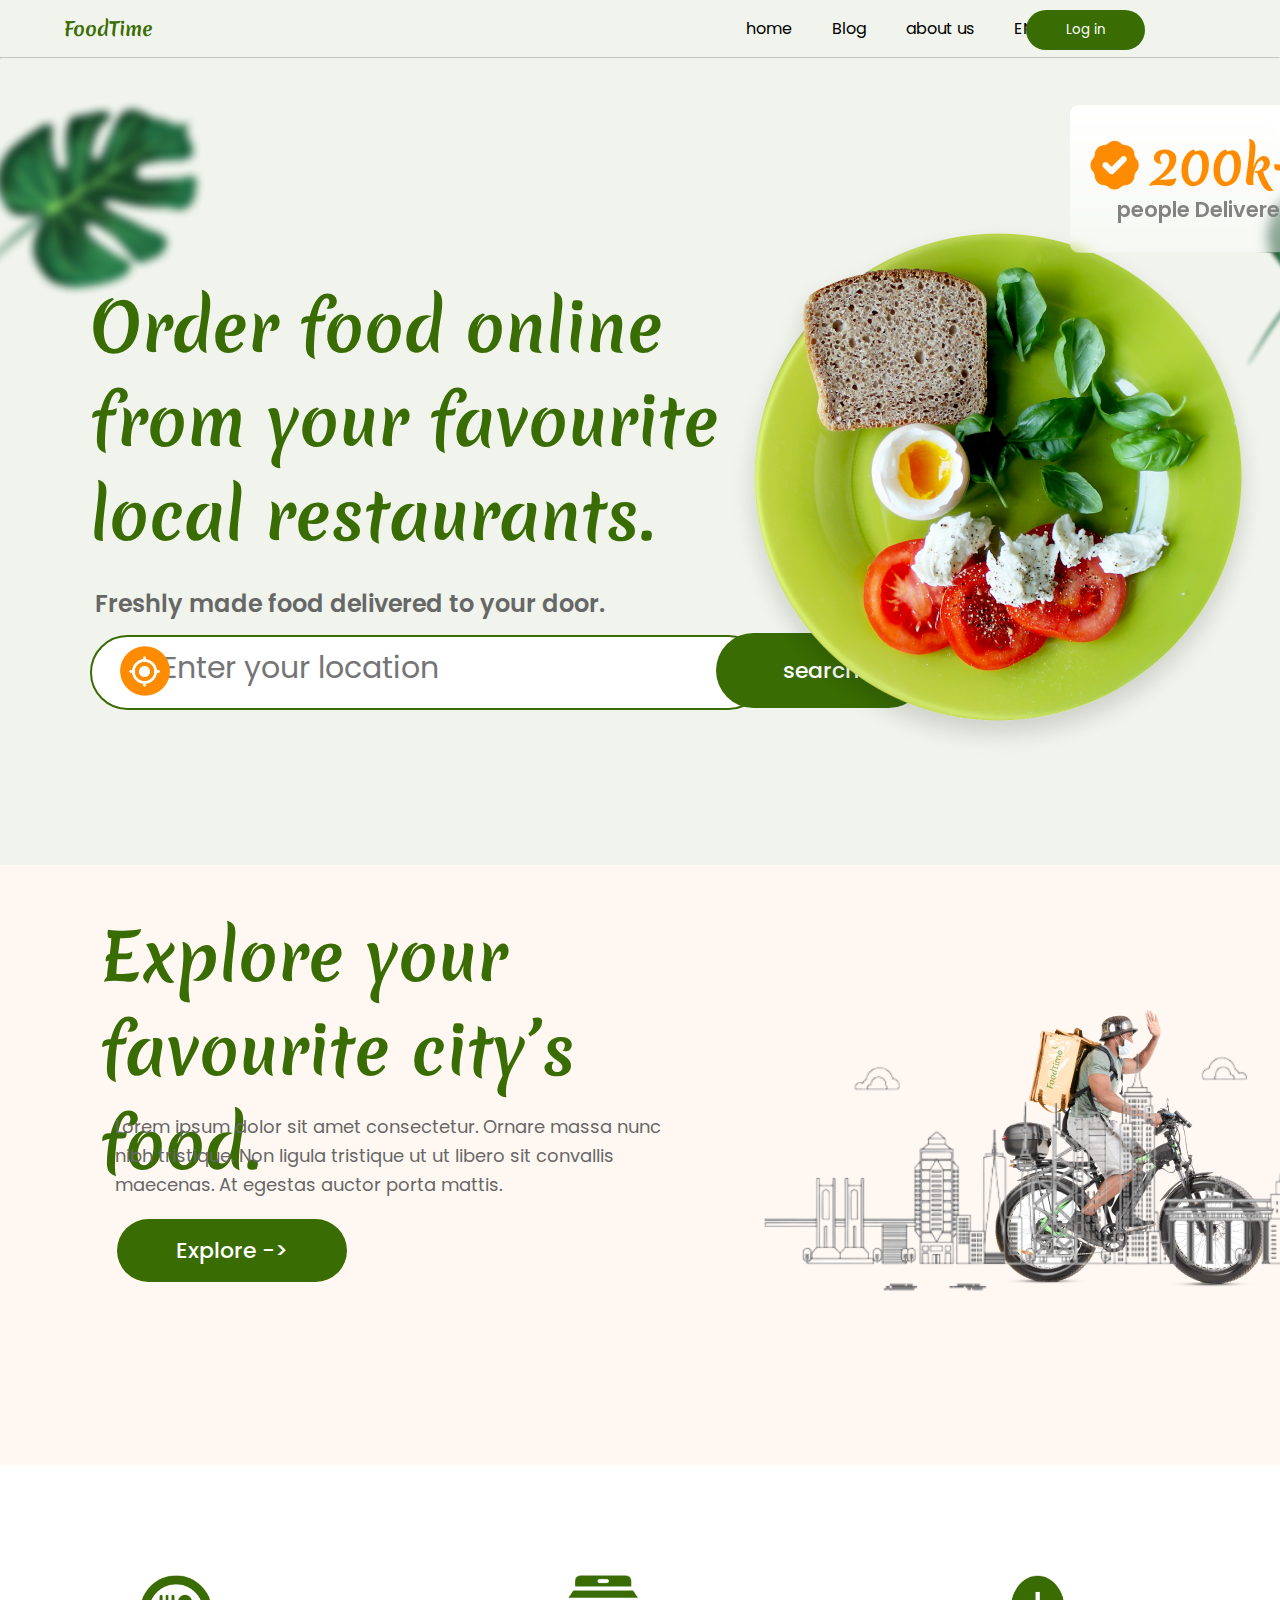
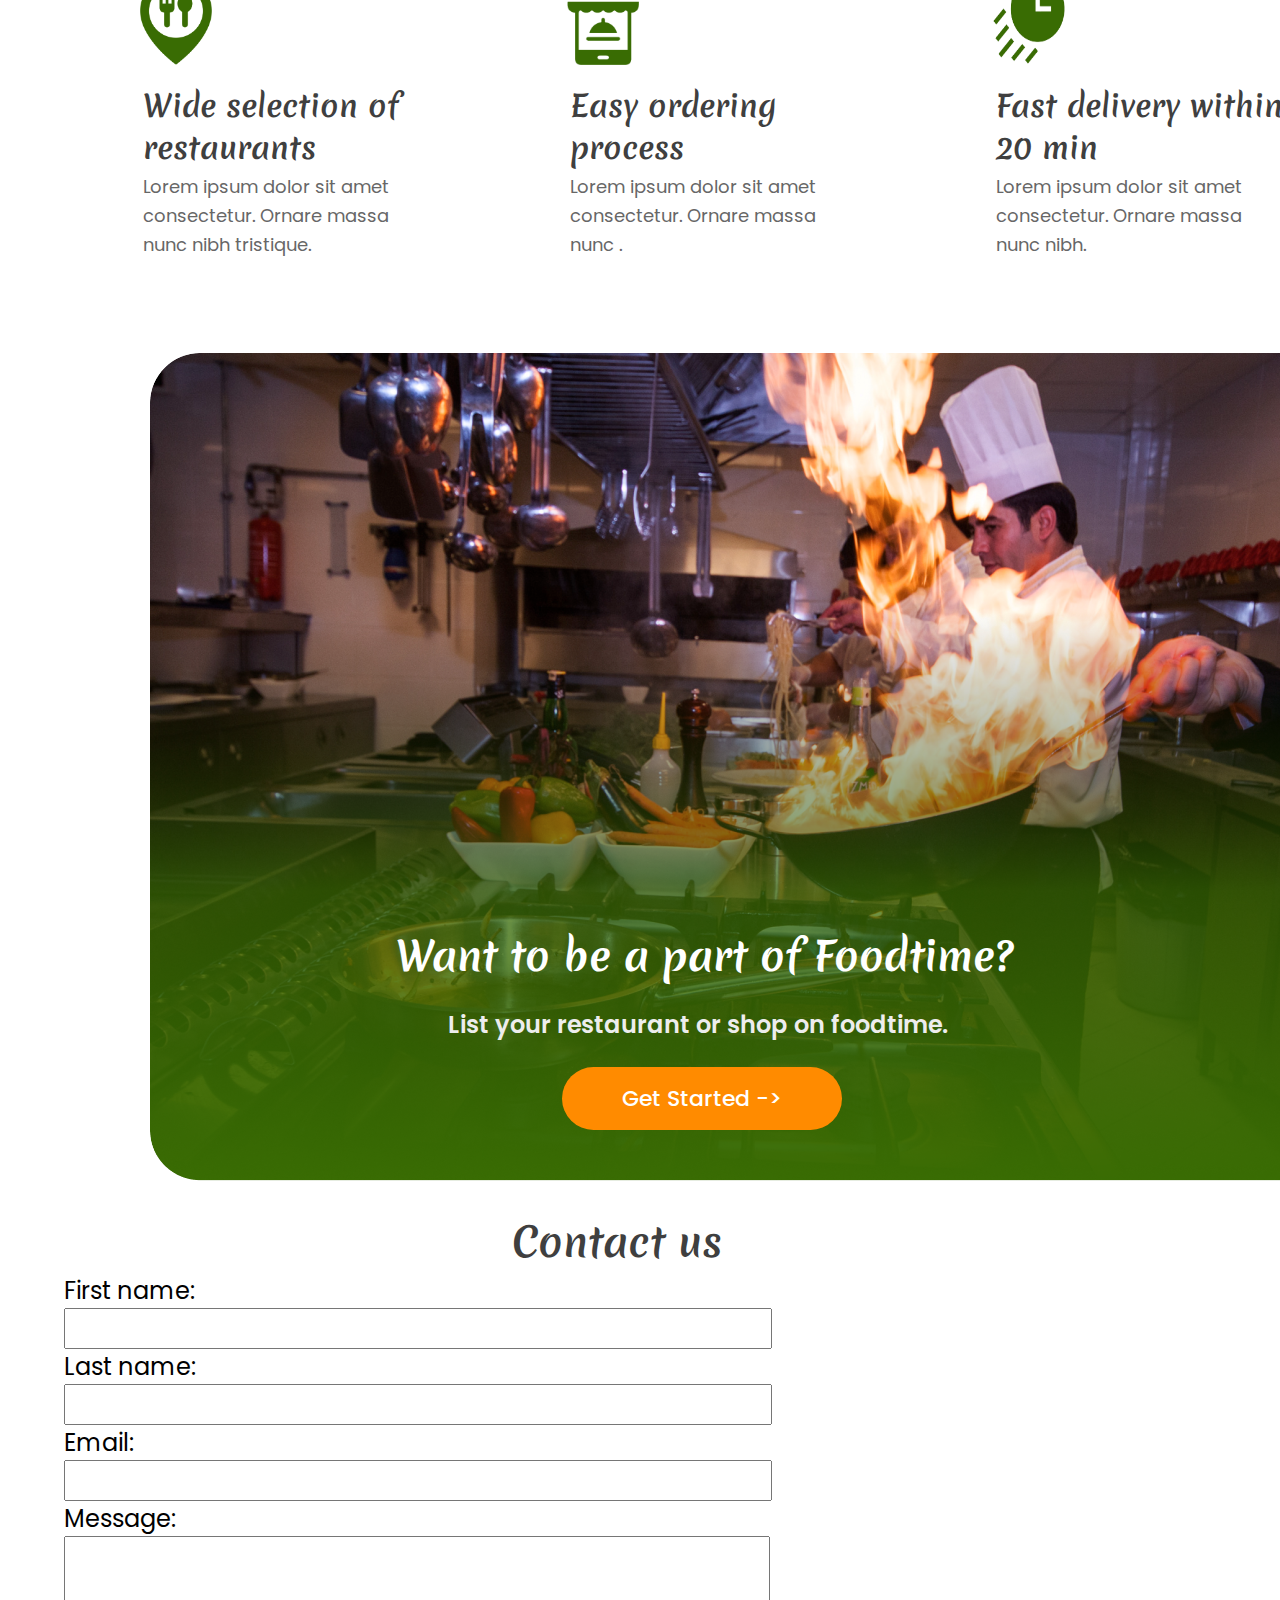
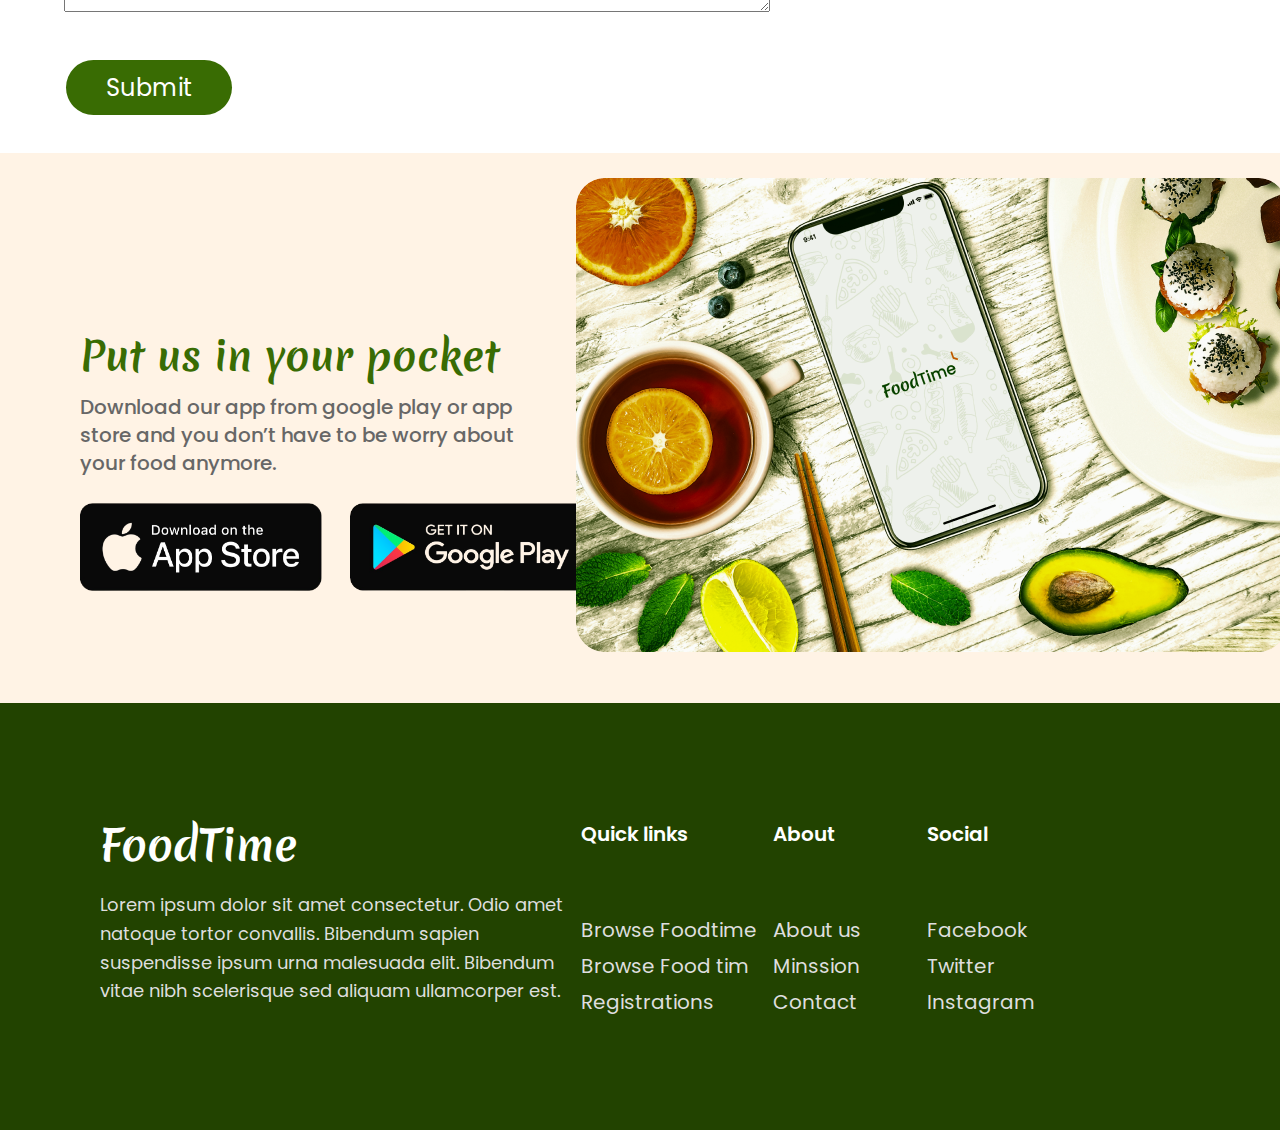
<file: Food time/index.html>
<!DOCTYPE html>
<html lang="en">
  <head>
    <meta charset="UTF-8" />
    <meta http-equiv="X-UA-Compatible" content="IE=edge" />
    <meta name="viewport" content="width=device-width, initial-scale=1.0" />
    <title>Foodtime</title>
    <link rel="stylesheet" href="stylesheet.css" />
    <link
      href="https://fonts.googleapis.com/css?family=Poppins"
      rel="stylesheet"
    />
    <link
      href="https://fonts.googleapis.com/css?family=Merienda"
      rel="stylesheet"
    />
  </head>
    <div id="First-Section">
      <div id="nav-bar">
        <h1 id="logo">FoodTime</h1>
        <ul>
          <li>home</li>
          <li>Blog</li>
          <li>about us</li>
          <li>EN</li>
        </ul><a href="login.html">
        <button id="login-Button">Log in</button>
      </a>
      </div>
      <hr id="seperator" />
       <div id="section-content">
        <img id="leafimg" src="leaf.png" />
        
        <h1 id="content-info">
          Order food online from your favourite local restaurants.
        </h1>
        
        <p id="sub-info">Freshly made food delivered to your door.</p>
     
        <div id="saladplate"> 
          
          <img id="salad" src="salad.png" />
            
          <img
            id="tilted-Leaf"
            src="—Pngtree—hand-painted noise green leaf element_4054582 1.png"
          />
           
          <div class="rectangle">
            <h1 id="Delivery-No">200k+</h1>
            <p id="box-Description">people Delivered</p>
            <img id="verfication-Icon" src="verfied_logo.png" />
          </div>
        </div>
      </div>
      <div id="location-Bar">
        <input
          type="text"
          id="locationSearch"
          placeholder="Enter your location"
        />
        <img id="location-logo" src="location-logo.png" />
        <button id="search-Button">search</button>
      </div>
    </div>
    <div id="Second-Section">
      <h1 id="favourite-Food-Title">Explore your favourite city’s food.</h1>
      <p id="fav-food-desc">
        Lorem ipsum dolor sit amet consectetur. Ornare massa nunc nibh
        tristique. Non ligula tristique ut ut libero sit convallis maecenas. At
        egestas auctor porta mattis.
      </p>
      <button id="explore-button">Explore -></button>
      <div id="second-sec-media">
        <img id="bike-rider" src="bike.png" />
        <img id="bike-background" src="bike-background-removebg-preview.png" />
      </div>
    </div>

      
       <div id="Third-Section">
        <div class="flex-container">
          <div>
            <img class="logo-position" src="food-loc-removebg-preview.png" />
            <h1 class="box-header">Wide selection of restaurants</h1>
            <p class="box-description">
              Lorem ipsum dolor sit amet consectetur. Ornare massa nunc nibh
              tristique.
            </p>
          </div>
          <div>
            <img class="logo-position" src="logo2-removebg-preview.png" />
            <h1 class="box-header">Easy ordering process</h1>
            <p class="box-description">
              Lorem ipsum dolor sit amet consectetur. Ornare massa nunc .
            </p>
          </div>
          <div>
            <img class="logo-position" src="logo3-removebg-preview.png" />
            <h1 class="box-header">Fast delivery within 20 min</h1>
            <p class="box-description">
              Lorem ipsum dolor sit amet consectetur. Ornare massa nunc nibh.
            </p>
          </div>
        </div>
        <div class="Big-Image">
          <img src="chef.png" />
          <h1 id="image-header">Want to be a part of Foodtime?</h1>
          <p id="image-description">
            List your restaurant or shop on foodtime.
          </p>
          <button id="img-Button">Get Started -></button>
        </div>
      </div>
       
        </div>
        <div class="contact-us">
          <h1 id="contact-us-header">Contact us</h1>
          <form id="contact-us-form" action="">
               <label for="fname">First name:</label><br>
              <input type="text" id="fname" name="fname"><br>
              <label for="lname">Last name:</label><br>
              <input type="text" id="lname" name="lname"><br>
              <label for="user-email">Email:</label>
              <input type="email" id="user-email" name="user-email"><br>
              <label for="user-message">Message:</label>
              <textarea id="user-message" name="user-message"></textarea><br><br>

              <input type="submit" id="contact-us-button" value="Submit">
            </form> 
          </form>

        </div>


        <div class="downloadapp">
          <h1 id="downloadHeader">Put us in your pocket</h1>
          <p id="download-content">
            Download our app from google play or app store and you don’t have to
            be worry about your food anymore.
          </p>
          <img id="app-store-logo" src="appstore-removebg-preview (1).png" />
          <img id="google-play-logo" src="google_play-removebg-preview.png" />
          <img id="food-tech-img" src="sushibar-mockup copy 1.png" />
        </div>
      </div>
    </div>

    <div class="webFooter">
      <h1 id="footer-head">FoodTime</h1>
      <p id="footer-desc">Lorem ipsum dolor sit amet consectetur. Odio amet natoque
         tortor convallis. Bibendum sapien suspendisse ipsum urna malesuada elit. Bibendum 
         vitae nibh scelerisque sed aliquam ullamcorper est. </p>
        
      <div id="footer-flex-c1">
        <div class="footer-flex-item" id="linkhead">Quick links</div>
        <div class="footer-flex-item">Browse Foodtime</div>
        <div class="footer-flex-item">Browse Food tim</div>
        <div class="footer-flex-item">Registrations</div>
      </div>
      <div id="footer-flex-c2">
        <div class="footer-flex-item" id="linkhead">About</div>
        <div class="footer-flex-item">About us</div>
        <div class="footer-flex-item">Minssion</div>
        <div class="footer-flex-item">Contact</div>
      </div>
      <div id="footer-flex-c3">
        <div class="footer-flex-item" id="linkhead">Social</div>
        <div class="footer-flex-item">Facebook</div>
        <div class="footer-flex-item">Twitter</div>
        <div class="footer-flex-item">Instagram</div>
      </div>
    </div> 
  </body> 
   
</html>
</file>
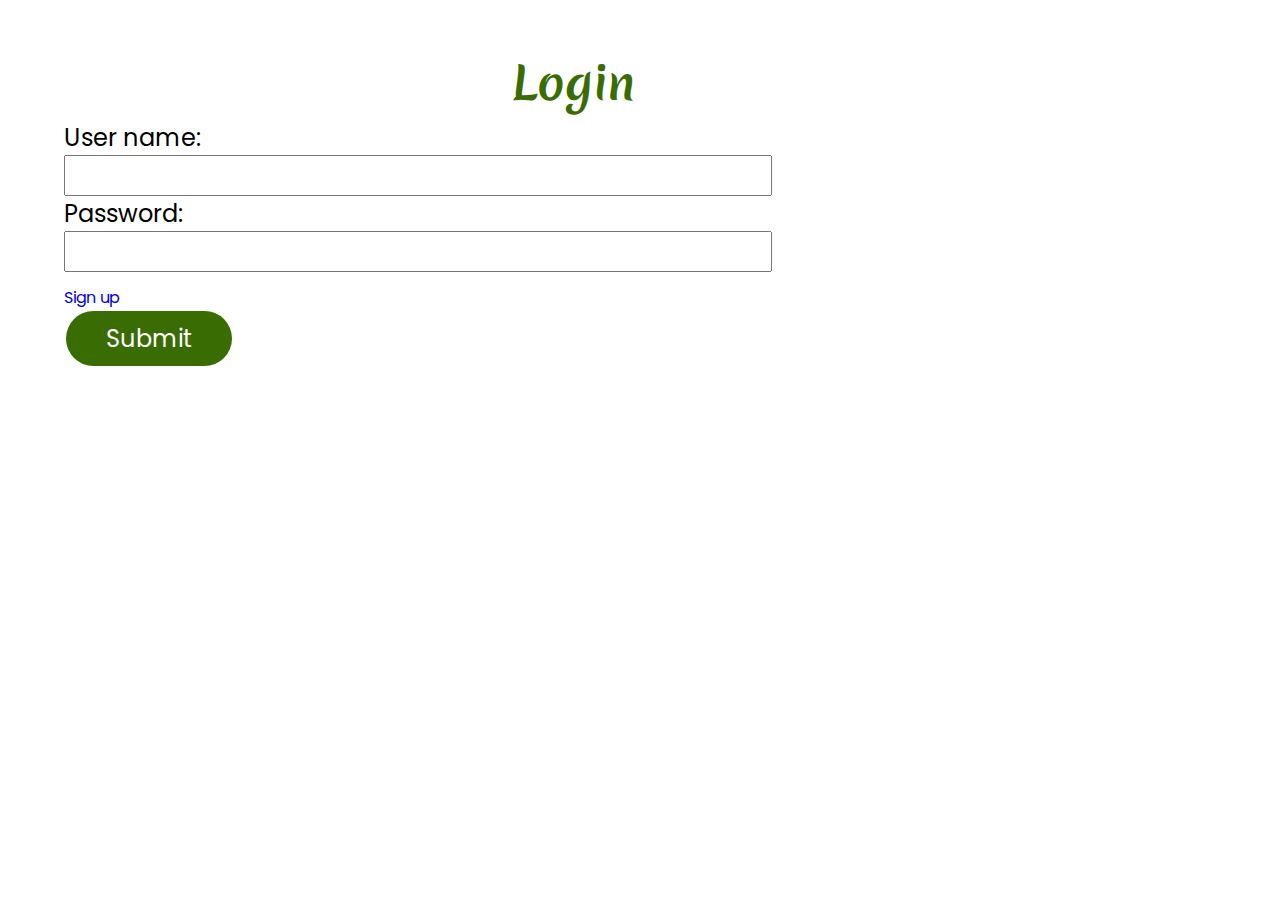
<file: Food time/login.html>
<!DOCTYPE html>
<html lang="en">
  <head>
    <meta charset="UTF-8" />
    <meta http-equiv="X-UA-Compatible" content="IE=edge" />
    <meta name="viewport" content="width=device-width, initial-scale=1.0" />
    <title>Foodtime</title>
    <link rel="stylesheet" href="stylesheet.css" />
    <link
      href="https://fonts.googleapis.com/css?family=Poppins"
      rel="stylesheet"
    />
    <link
      href="https://fonts.googleapis.com/css?family=Merienda"
      rel="stylesheet"
    />
  </head>
  <body>
    <div class="log-in">
      <h1 id="log-in-head">Login</h1>
      <form id="contact-us-form" action="">
        <label for="fname">User name:</label><br />
        <input type="text" id="fname" name="fname" /><br />
        <label for="lname">Password:</label><br />
        <input type="password" id="lname" name="lname" /><br /><br />
        <input type="submit" id="contact-us-button" value="Submit" />
      </form>
      <a id="forgot-password" href="signup.html">Sign up</a>
    </div>
  </body>
</html>
</file>
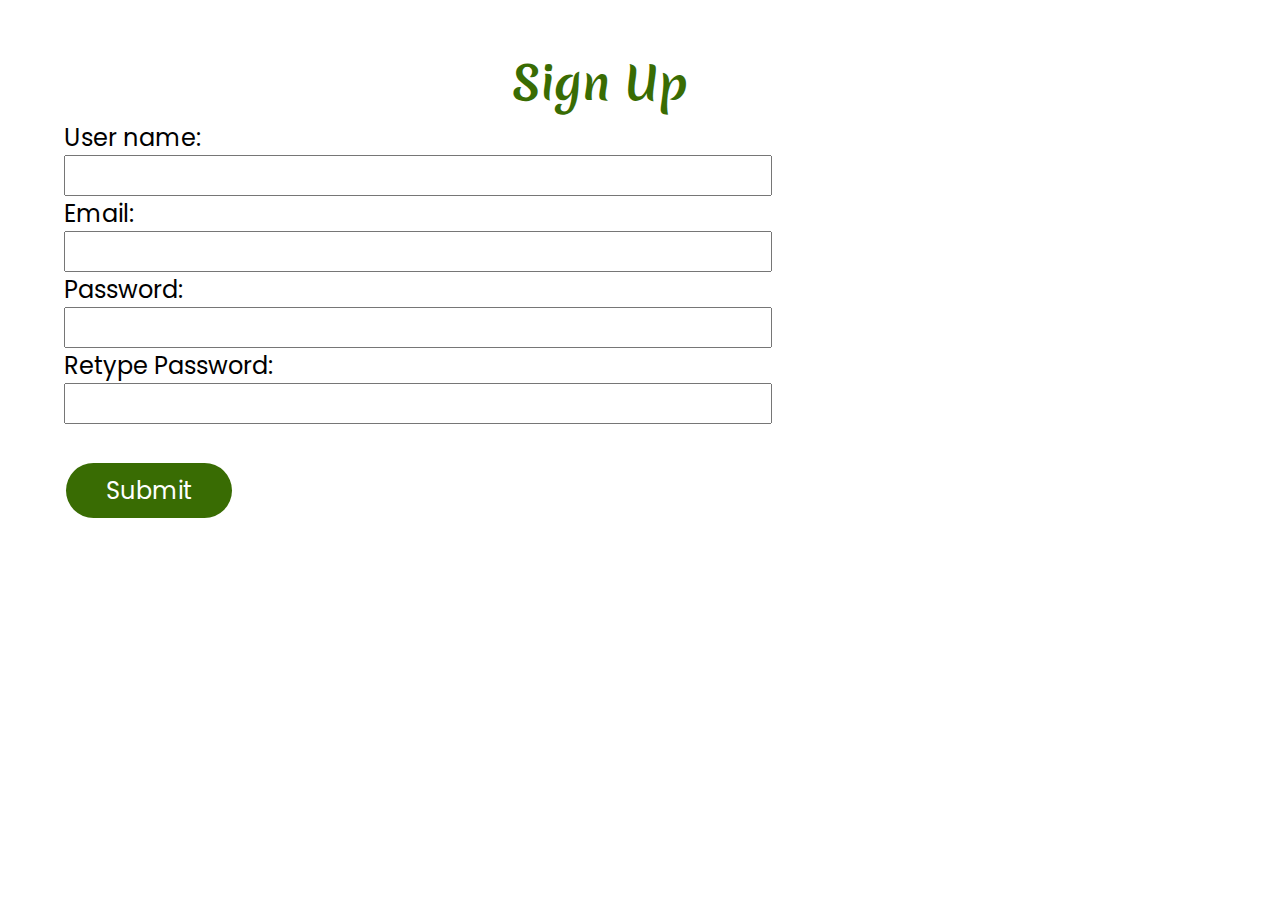
<file: Food time/signup.html>
<!DOCTYPE html>
<html lang="en">
  <head>
    <meta charset="UTF-8" />
    <meta http-equiv="X-UA-Compatible" content="IE=edge" />
    <meta name="viewport" content="width=device-width, initial-scale=1.0" />
    <title>Sign up</title>
    <link rel="stylesheet" href="stylesheet.css" />
    <link
      href="https://fonts.googleapis.com/css?family=Poppins"
      rel="stylesheet"
    />
    <link
      href="https://fonts.googleapis.com/css?family=Merienda"
      rel="stylesheet"
    />
  </head>
  <body>
    <div class="log-in">
      <h1 id="log-in-head">Sign Up</h1>
      <form id="contact-us-form" action="">
        <label for="fname">User name:</label><br />
        <input type="text" id="fname" name="fname" /><br />
        <label for="user-email">Email:</label>
        <input type="email" id="user-email" name="user-email"><br>
        <label for="lname">Password:</label><br>
        <input type="password" id="lname" name="lname" /><br />
        <label for="rePassword">Retype Password:</label><br />
        <input type="password" id="lname" name="rePassword" /><br><br />
        <input type="submit" id="contact-us-button" value="Submit" />
      </form>
    </div>
  </body>
</html>
</file>
<file: Food time/stylesheet.css>
/**{
  outline: 1PX solid GREEN;
}*/
*:not(h1){
  font-family:"poppins";
}

html,
body {
  margin: 0;
  padding: 0;
}
h1{
  font-family: "Merienda";
}

#First-Section {
  background-color: #f0f4ec;
  margin-top: 0px;
  height: 865px;
}
#logo {
  color: #396c03;
  width: 300px;
  position: relative;
  left: 5%;
  margin-top: 0px;
  top: 15px;
  font-size: larger;
}

#nav-bar ul {
  list-style-type: none;
  position: absolute;
  top: -0.05%;
  left: 52%;
  width: 500px;
}
#nav-bar li {
  float: left;
  margin-left: 40px;
}

#login-Button {
  background-color: #396c03;
  border: none;
  color: white;
  padding: 10px 40px;
  text-align: center;
  text-decoration: none;
  display: inline-block;
  margin: 4px 2px;
  cursor: pointer;
  border-radius: 20px;
  position: relative;
  left: 80%;
  top: -35px;
}
#seperator {
  position: relative;
  top: -40px;
  opacity: 0.5;
}
#leafimg {
  position: relative;
  bottom: 100px;
}

#content-info {
  color: #396c03;
  text-align: left;
  font-size: 65px;
  width: 700px;
  position: relative;
  bottom: 280px;
  left: 7%;
  font-weight: 700;
}

#sub-info {
  font-size: 24px;
  font-weight: 600;
  color: #676767;
  position: relative;
  bottom: 300px;
  left: 7.4%;
  width: 1000px;
}

#salad {
  position: relative;
  left: 55%;
  bottom: 750px;
  z-index: 1;
}

#locationSearch {
  border-radius: 120px;
  width: 600px;
  height: 69px;
  font-size: 30px;
  border: 2px solid #396c03;
  position: relative;
  bottom: 1050px;
  min-height: 69px;
  left: 7%;
}

input#locationSearch::placeholder {
  position: relative;
  font-size: 30px;
  bottom: 4px;
}

input#locationSearch[type="text"] {
  padding-left: 70px;
}

#location-logo {
  width: 50px;
  height: 50px;
  position: relative;
  bottom: 1036px;
  right: 560px;
}

#search-Button {
  background-color: #396c03;
  border: none;
  color: white;
  width: 210px;
  border-radius: 100px;
  padding: 21px 50px 21px 50px;
  text-align: center;
  text-decoration: none;
  display: inline-block;
  margin: 4px 2px;
  cursor: pointer;
  position: relative;
  bottom: 1054px;
  right: 20px;
  font-size: 22px;
  font-weight: 500;
}

#tilted-Leaf {
  position: relative;
  bottom: 1090px;
  left: 570px;
  z-index: 0;
}

.rectangle {
  box-sizing: border-box;
  position: relative;
  width: 270px;
  height: 147.5px;
  left: 1070px;
  bottom: 1430px;

  background: linear-gradient(
    180deg,
    #ffffff 0%,
    rgba(255, 255, 255, 0.4) 100%
  );
  backdrop-filter: blur(6px);
  /* Note: backdrop-filter has minimal browser support */
  z-index: 3;
  border-radius: 8.86914px;
}
#Delivery-No {
  font-style: normal;
  font-weight: 700;
  font-size: 50px;
  line-height: 130%;
  color: #ff8b00;
  position: absolute;
  left: 80px;
  bottom: 20px;
}
#box-Description {
  position: absolute;
  width: 189px;
  height: 27px;

  top: 70px;
  left: 15%;


  font-style: normal;
  font-weight: 600;
  font-size: 21px;
  line-height: 130%;
  /* or 27px */

  text-align: center;

  color: #838383;
}

#verfication-Icon {
  position: absolute;
  height: 50px;
  top: 35px;
  left: 20px;
}

#Second-Section {
  position: relative;
  width: 100%;
  height: 600px;
  margin: 0;
  padding: 0;

  /* Secondary */
  background-color: rgba(255, 123, 0, 0.05);
}

#favourite-Food-Title {
  color: #396c03;
  text-align: left;
  font-size: 65px;
  width: 45%;
  position: absolute;
  left: 100px;
  font-weight: 700;
}

#fav-food-desc {
  position: absolute;
  width: 567px;
  height: 87px;
  left: 115px;
  top: 230px;
  font-weight: 400;
  font-size: 18px;
  line-height: 160%;
  color: #676767;
}

#explore-button {
  background-color: #396c03;
  border: none;
  color: white;
  width: 230px;
  border-radius: 100px;
  padding: 15px 50px 15px 50px;
  text-align: center;
  text-decoration: none;
  display: inline-block;
  margin: 4px 2px;
  cursor: pointer;
  position: absolute;
  top: 350px;
  left: 115px;
  font-size: 22px;
  font-weight: 500;
}
#second-sec-media {
  position: absolute;
  left: 800px;
  bottom: 100px;
  width: 500px;
}
#bike-background {
  position: absolute;
  width: 751px;
  height: 500.67px;
  bottom: -40px;
  left: -50px;
}

#Third-Section {
  background-color: white;
  margin: 0;
  padding: 0;
  position: relative;
}
.flex-container {
  display: flex;
  flex-direction: row;
}
.flex-container div {
  width: 394px;
  height: 388px;
  /* background-color: rgba(57, 108, 3, 0.05); */
  position: relative;
  left: 50px;
  margin: 50px;
  border-radius: 25px;
}
.flex-container div:hover{
  background-color: rgba(57, 108, 3, 0.05);
}

.logo-position {
  position: absolute;
  width: 72px;
  height: 90px;
  top: 60px;
  left: 40px;
}

.box-header {
  position: absolute;
  width: 293px;
  height: 84px;
  font-style: normal;
  font-weight: 600;
  font-size: 30px;
  line-height: 140%;
  color: #3f3f3f;
  top: 150px;
  left: 43px;
}

.box-description {
  position: absolute;
  width: 293px;
  height: 87px;
  font-style: normal;
  font-weight: 400;
  font-size: 18px;
  line-height: 160%;
  color: #676767;
  left: 43px;
  top: 240px;
}

.Big-Image {
  position: relative;
  width:1300px;
  height: 800px;
  
}
.Big-Image img {
  height: 933;
  width: 1241px;
  border-radius: 50px;
  position: absolute;
  left: 150px;
}
#image-header {
  position: absolute;
  width: 629px;
  height: 52px;
  font-style: normal;
  font-weight: 700;
  font-size: 40px;
  line-height: 130%;
  text-align: center;
  color: #ffffff;
  top: 550px;
  left: 390px;
}

#image-description {
  position: absolute;
  width: 536px;
  height: 34px;
  font-style: normal;
  font-weight: 600;
  font-size: 24px;
  text-align: center;
  color: #ededed;
  top: 630px;
  left: 430px;
}

#img-Button {
  background-color: #ff8b00;
  border: none;
  color: white;
  width: 280px;
  border-radius: 100px;
  padding: 15px 60px 15px 60px;
  text-align: center;
  text-decoration: none;
  display: inline-block;
  margin: 4px 2px;
  cursor: pointer;
  position: absolute;
  top: 710px;
  left: 560px;
  font-size: 22px;
  font-weight: 500;
}

.contact-us {
  width: 100%;
  height: 600px;
  position: relative;
}

#contact-us-header {
  position: absolute;
  width: 562px;
  left: 40%;
  top: 30px;
  height: 64px;
  font-style: normal;
  font-weight: 600;
  font-size: 40px;
  line-height: 160%;
  color: #3f3f3f;
}
.downloadapp{
    background: rgba(255, 139, 0, 0.1);
    position: relative;
    width: 100%;
    height: 550px;
}

#downloadHeader{
position: absolute;
width: 474px;
height: 52px;
font-style: normal;
font-weight: 700;
font-size: 40px;
line-height: 130%;
color: #396C03;
top: 150px;
left: 80px;
}
#download-content{
position: absolute;
width: 447px;
height: 84px;
font-style: normal;
font-weight: 500;
font-size: 20px;
line-height: 140%;
color: #676767;
top: 220px;
left: 80px;
}

#app-store-logo{
 position: absolute;
height: 88.12px;
width: 242px;
top: 350px;
left: 80px;
}

#google-play-logo{
 position: absolute;
height: 88.12px;
width: 242px; 
top: 350px;
left: 350px;
}

#food-tech-img{
position: absolute;
width: 711px;
height: 474px;
border-radius: 28.6694px;
left:45%;
top:25px;
}
.webFooter{
    
position: relative;
width: 100%px;
height: 427px;
background: #224300;
}

#footer-head{
position: absolute;
width: 212.39px;
height: 69.72px;
font-family: 'Merienda';
font-style: normal;
font-weight: 700;
font-size: 42.5169px;
line-height: 160%;
/* or 68px */
left: 100px;
top: 80px;
color: #FFFFFF;
}
#footer-desc{
position: absolute;
width: 485px;
height: 116px;
font-style: normal;
font-weight: 400;
font-size: 18px;
line-height: 160%;
color: #DEDEDE;
left: 100px;
top: 170px;
}
#footer-flex-c1{
    display: flex;
    flex-direction: column;
    position: absolute;
    left: 45%;
    top: 40%;    
}

.footer-flex-item{
position: relative;
width: 184px;
margin: 5px;
text-align: left;
height: 26px;
font-style: normal;
font-weight: 400;
font-size: 20px;
line-height: 30px;
color: #DEDEDE;

}
#footer-flex-c2{
    display: flex;
    flex-direction: column;
    position: absolute;
    left: 60%;
    top: 40%;    
}
#footer-flex-c3{
    display: flex;
    flex-direction: column;
    position: absolute;
    left: 72%;
    top: 40%;    
}
#linkhead{
    font-weight: 600;
    color: #FFFFFF;
    bottom: 60px;
}
#contact-us-form{
  position: absolute;
  left: 5%;
  top: 120px;
  font-size: 24px;
  width: 600px;
}

input#fname[type=text]{
width:700px;
font-size: 24px;
}

#lname{
  width:700px;
  font-size: 24px;
}

#user-email{
  width:700px;
  font-size: 24px;
}
#user-message{
  width:700px;
  font-size: 24px;
}

#contact-us-button{
  background-color: #396c03;
  border: none;
  color: white;
  padding: 10px 40px;
  text-align: center;
  text-decoration: none;
  display: inline-block;
  margin: 4px 2px;
  cursor: pointer;
  border-radius: 40px;
  position: absolute;
  font-size: 24px;
}

.log-in{
 position: relative;
 width: 100%;
 height: 100%;
}


#log-in-head{
  font-size: 45px;
  position:absolute;
  left: 40%;
  top: 20px;
  color: #396c03;
}

#forgot-password{
  position: absolute;
  top: 285px;
  left: 5%;
  text-decoration: none;

}
</file>
